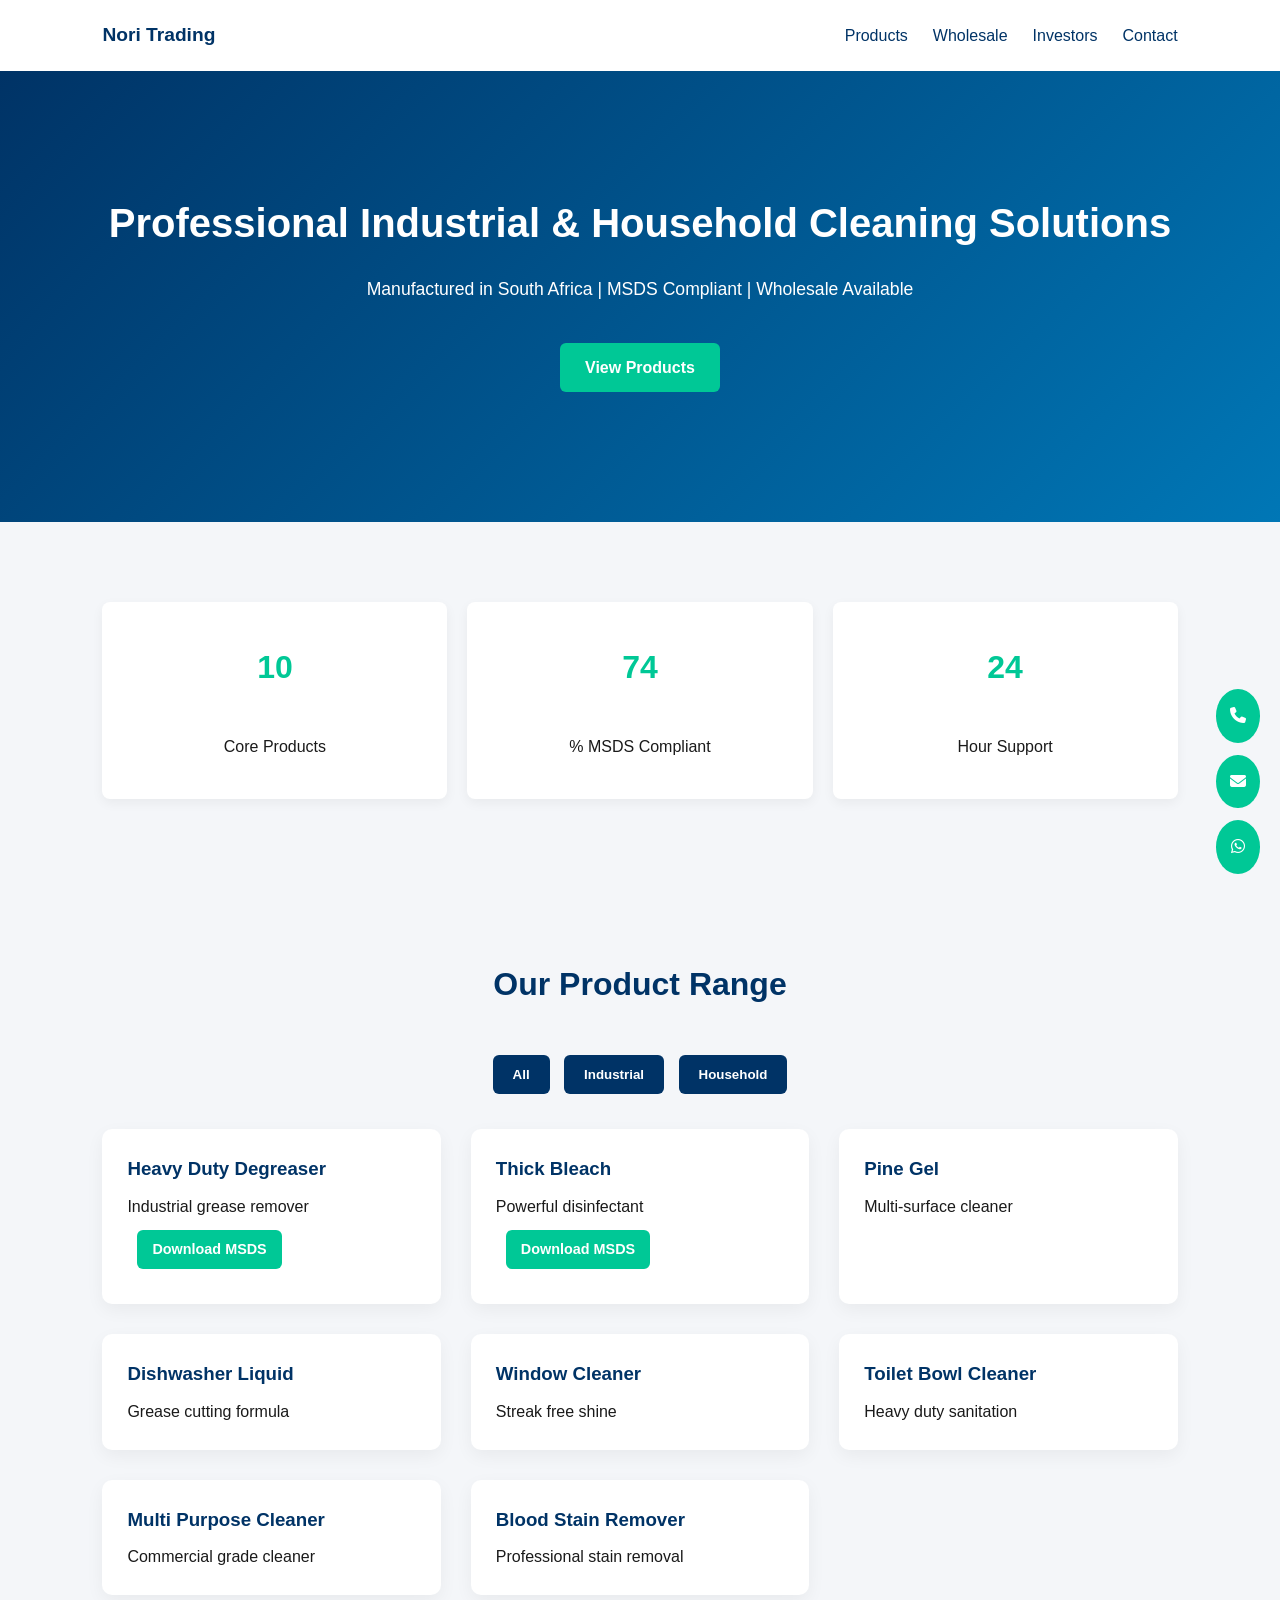
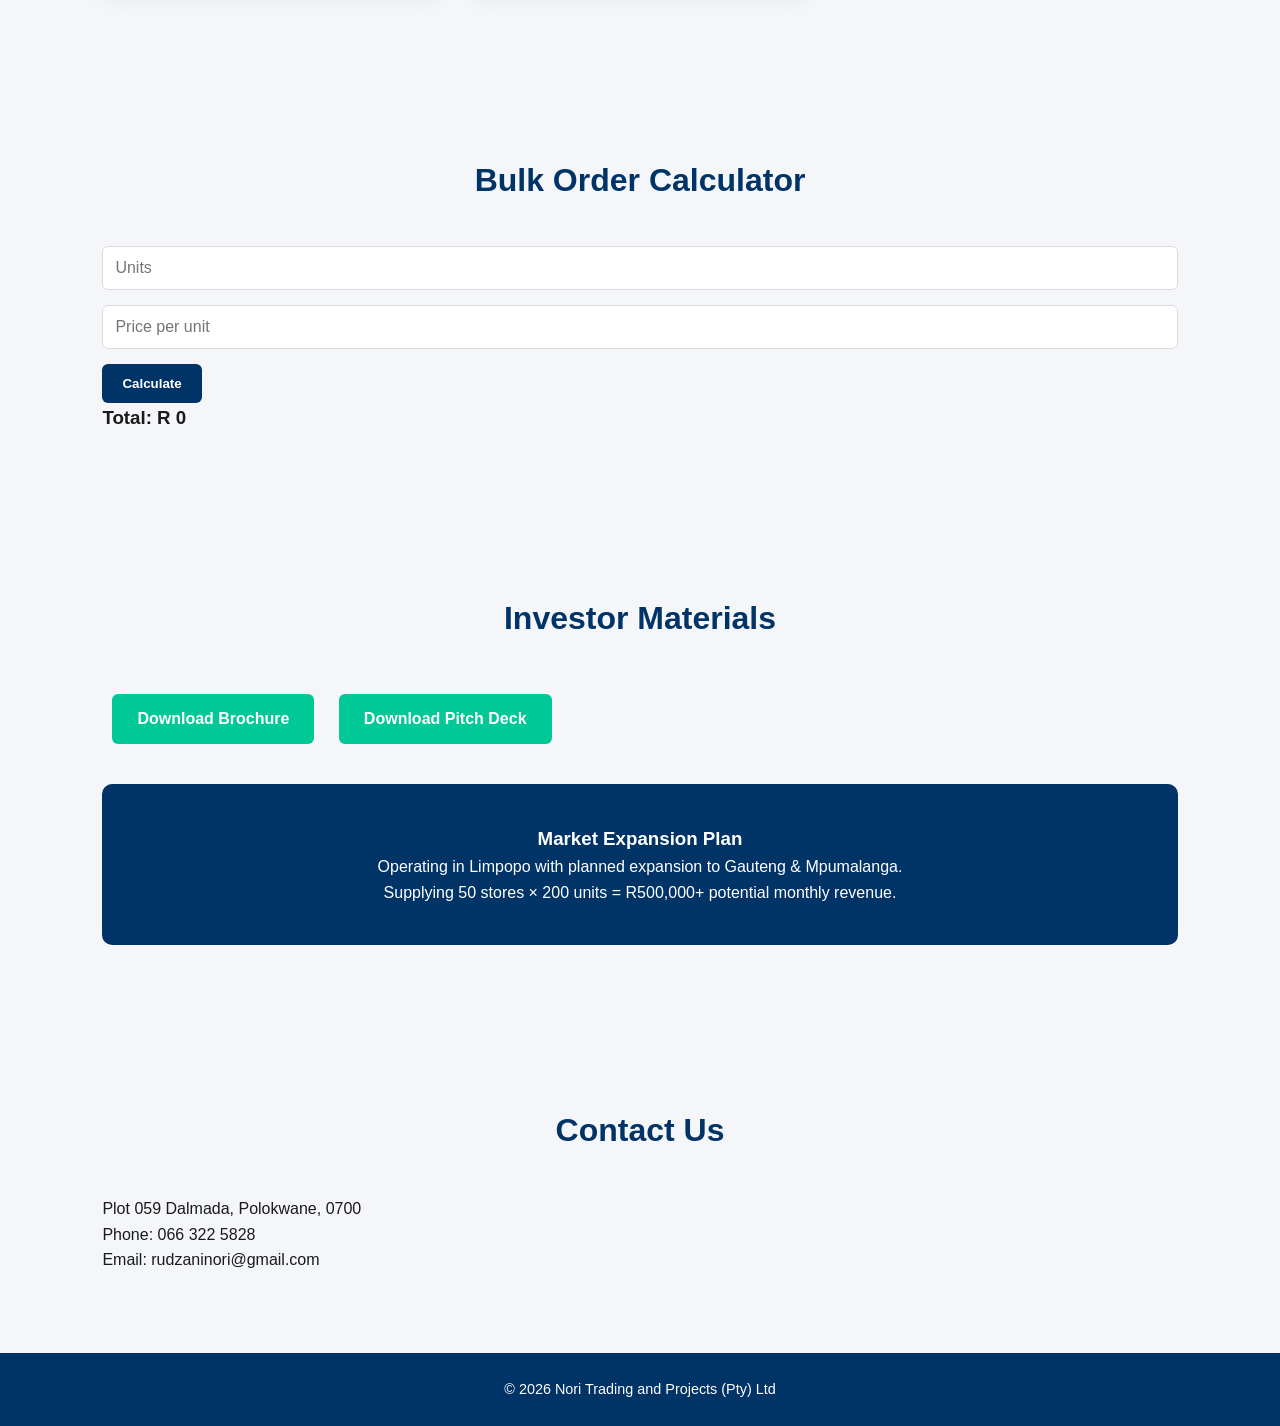
<file: index.html>
<!DOCTYPE html>
<html lang="en">
<head>
<meta charset="UTF-8">
<meta name="viewport" content="width=device-width, initial-scale=1.0">
<title>Nori Trading | Industrial Cleaning Chemicals</title>

<meta name="description" content="Nori Trading and Projects manufactures industrial and household cleaning chemicals in South Africa. MSDS compliant products available for wholesale.">

<link rel="stylesheet" href="css/style.css">
<link href="https://cdnjs.cloudflare.com/ajax/libs/font-awesome/6.4.0/css/all.min.css" rel="stylesheet">
</head>

<body>

<header>
  <div class="logo">Nori Trading</div>
  <nav>
    <a href="#products">Products</a>
    <a href="#wholesale">Wholesale</a>
    <a href="#investor">Investors</a>
    <a href="#contact">Contact</a>
  </nav>
</header>

<section class="hero">
  <h1>Professional Industrial & Household Cleaning Solutions</h1>
  <p>Manufactured in South Africa | MSDS Compliant | Wholesale Available</p>
  <a href="#products" class="btn">View Products</a>
</section>

<section class="stats">
  <div>
    <h2 class="counter" data-target="10">0</h2>
    <p>Core Products</p>
  </div>
  <div>
    <h2 class="counter" data-target="100">0</h2>
    <p>% MSDS Compliant</p>
  </div>
  <div>
    <h2 class="counter" data-target="24">0</h2>
    <p>Hour Support</p>
  </div>
</section>

<section id="products">
<h2>Our Product Range</h2>

<div class="filter-buttons">
  <button onclick="filterProducts('all')">All</button>
  <button onclick="filterProducts('industrial')">Industrial</button>
  <button onclick="filterProducts('household')">Household</button>
</div>

<div class="products">

<div class="product-card industrial">
  <h3>Heavy Duty Degreaser</h3>
  <p>Industrial grease remover</p>
  <a href="MSDS_DEGREASER.pdf" class="btn small">Download MSDS</a>
</div>

<div class="product-card industrial">
  <h3>Thick Bleach</h3>
  <p>Powerful disinfectant</p>
  <a href="MSDS_SAFETY_DATA_SHEET.pdf" class="btn small">Download MSDS</a>
</div>

<div class="product-card household">
  <h3>Pine Gel</h3>
  <p>Multi-surface cleaner</p>
</div>

<div class="product-card household">
  <h3>Dishwasher Liquid</h3>
  <p>Grease cutting formula</p>
</div>

<div class="product-card household">
  <h3>Window Cleaner</h3>
  <p>Streak free shine</p>
</div>

<div class="product-card industrial">
  <h3>Toilet Bowl Cleaner</h3>
  <p>Heavy duty sanitation</p>
</div>

<div class="product-card industrial">
  <h3>Multi Purpose Cleaner</h3>
  <p>Commercial grade cleaner</p>
</div>

<div class="product-card industrial">
  <h3>Blood Stain Remover</h3>
  <p>Professional stain removal</p>
</div>

</div>
</section>

<section id="wholesale">
<h2>Bulk Order Calculator</h2>

<input type="number" id="units" placeholder="Units">
<input type="number" id="price" placeholder="Price per unit">
<button onclick="calculateTotal()">Calculate</button>

<h3>Total: R <span id="total">0</span></h3>

</section>

<section id="investor">
<h2>Investor Materials</h2>
<a href="brochure.pdf" class="btn">Download Brochure</a>
<a href="pitchdeck.pptx" class="btn">Download Pitch Deck</a>

<div class="projection">
  <h3>Market Expansion Plan</h3>
  <p>Operating in Limpopo with planned expansion to Gauteng & Mpumalanga.</p>
  <p>Supplying 50 stores × 200 units = R500,000+ potential monthly revenue.</p>
</div>
</section>

<section id="contact">
<h2>Contact Us</h2>
<p>Plot 059 Dalmada, Polokwane, 0700</p>
<p>Phone: 066 322 5828</p>
<p>Email: rudzaninori@gmail.com</p>
</section>

<footer>
  <p>© 2026 Nori Trading and Projects (Pty) Ltd</p>
</footer>

<div class="floating">
  <a href="tel:0663225828"><i class="fas fa-phone"></i></a>
  <a href="mailto:rudzaninori@gmail.com"><i class="fas fa-envelope"></i></a>
  <a href="https://wa.me/27663225828" target="_blank"><i class="fab fa-whatsapp"></i></a>
</div>

<script src="js/script.js"></script>
</body>
</html>
</file>
<file: css/style.css>
/* ===============================
   GLOBAL RESET
================================= */
* {
  margin: 0;
  padding: 0;
  box-sizing: border-box;
}

html {
  scroll-behavior: smooth;
}

body {
  font-family: 'Segoe UI', Arial, sans-serif;
  background: #f4f6f9;
  color: #1a1a1a;
  line-height: 1.6;
}

/* ===============================
   HEADER
================================= */
header {
  display: flex;
  justify-content: space-between;
  align-items: center;
  padding: 20px 8%;
  background: #ffffff;
  box-shadow: 0 2px 10px rgba(0,0,0,0.05);
  flex-wrap: wrap;
}

.logo {
  font-weight: 700;
  font-size: 1.2rem;
  color: #003366;
}

nav {
  display: flex;
  flex-wrap: wrap;
}

nav a {
  margin-left: 25px;
  text-decoration: none;
  color: #003366;
  font-weight: 500;
  transition: 0.3s ease;
}

nav a:hover {
  color: #00c896;
}

/* ===============================
   HERO
================================= */
.hero {
  background: linear-gradient(135deg, #003366, #0077b6);
  color: white;
  text-align: center;
  padding: 120px 5%;
}

.hero h1 {
  font-size: 2.5rem;
  margin-bottom: 20px;
}

.hero p {
  margin-bottom: 30px;
  font-size: 1.1rem;
}

/* ===============================
   BUTTONS
================================= */
.btn {
  background: #00c896;
  color: white;
  padding: 12px 25px;
  text-decoration: none;
  display: inline-block;
  margin: 10px;
  border-radius: 6px;
  transition: 0.3s ease;
  font-weight: 600;
}

.btn:hover {
  background: #00a77f;
  transform: translateY(-2px);
}

.small {
  padding: 8px 15px;
  font-size: 0.9rem;
}

/* ===============================
   SECTIONS
================================= */
section {
  padding: 80px 8%;
}

section h2 {
  text-align: center;
  margin-bottom: 40px;
  font-size: 2rem;
  color: #003366;
}

/* ===============================
   STATS
================================= */
.stats {
  display: flex;
  justify-content: space-between;
  text-align: center;
  gap: 20px;
  flex-wrap: wrap;
}

.stats div {
  flex: 1;
  min-width: 200px;
  background: white;
  padding: 40px 20px;
  border-radius: 8px;
  box-shadow: 0 4px 12px rgba(0,0,0,0.05);
}

.stats h2 {
  font-size: 2rem;
  color: #00c896;
}

/* ===============================
   PRODUCTS GRID
================================= */
.products {
  display: grid;
  grid-template-columns: repeat(auto-fit, minmax(260px, 1fr));
  gap: 30px;
}

.product-card {
  background: white;
  padding: 25px;
  border-radius: 10px;
  box-shadow: 0 6px 18px rgba(0,0,0,0.05);
  transition: 0.3s ease;
}

.product-card:hover {
  transform: translateY(-8px);
  box-shadow: 0 10px 25px rgba(0,0,0,0.08);
}

.product-card h3 {
  margin-bottom: 10px;
  color: #003366;
}

/* ===============================
   FILTER BUTTONS
================================= */
.filter-buttons {
  text-align: center;
  margin-bottom: 30px;
}

.filter-buttons button {
  margin: 5px;
}

/* ===============================
   FORMS & INPUTS
================================= */
input, textarea {
  width: 100%;
  padding: 12px;
  margin-bottom: 15px;
  border-radius: 6px;
  border: 1px solid #ddd;
  font-size: 1rem;
}

button {
  padding: 12px 20px;
  background: #003366;
  color: white;
  border: none;
  border-radius: 6px;
  cursor: pointer;
  transition: 0.3s ease;
  font-weight: 600;
}

button:hover {
  background: #002244;
}

/* ===============================
   PROJECTION SECTION
================================= */
.projection {
  background: #003366;
  color: white;
  padding: 40px;
  border-radius: 10px;
  margin-top: 30px;
  text-align: center;
}

/* ===============================
   FOOTER
================================= */
footer {
  text-align: center;
  padding: 25px;
  background: #003366;
  color: white;
  font-size: 0.9rem;
}

/* ===============================
   FLOATING CONTACT
================================= */
.floating {
  position: fixed;
  bottom: 20px;
  right: 20px;
  display: flex;
  flex-direction: column;
  z-index: 999;
}

.floating a {
  background: #00c896;
  color: white;
  padding: 14px;
  margin: 6px 0;
  border-radius: 50%;
  text-align: center;
  transition: 0.3s ease;
  font-size: 1rem;
}

.floating a:hover {
  background: #00a77f;
  transform: scale(1.1);
}

/* ===============================
   RESPONSIVE BREAKPOINTS
================================= */

/* Tablets */
@media (max-width: 992px) {

  .hero h1 {
    font-size: 2rem;
  }

  header {
    padding: 20px 5%;
  }

  section {
    padding: 60px 5%;
  }

}

/* Mobile */
@media (max-width: 600px) {

  header {
    flex-direction: column;
    align-items: flex-start;
  }

  nav {
    margin-top: 10px;
  }

  nav a {
    margin: 10px 15px 0 0;
  }

  .hero {
    padding: 80px 5%;
  }

  .hero h1 {
    font-size: 1.6rem;
  }

  .stats {
    flex-direction: column;
  }

  .stats div {
    width: 100%;
  }

  section {
    padding: 50px 5%;
  }

  .floating {
    bottom: 15px;
    right: 15px;
  }

}
</file>
